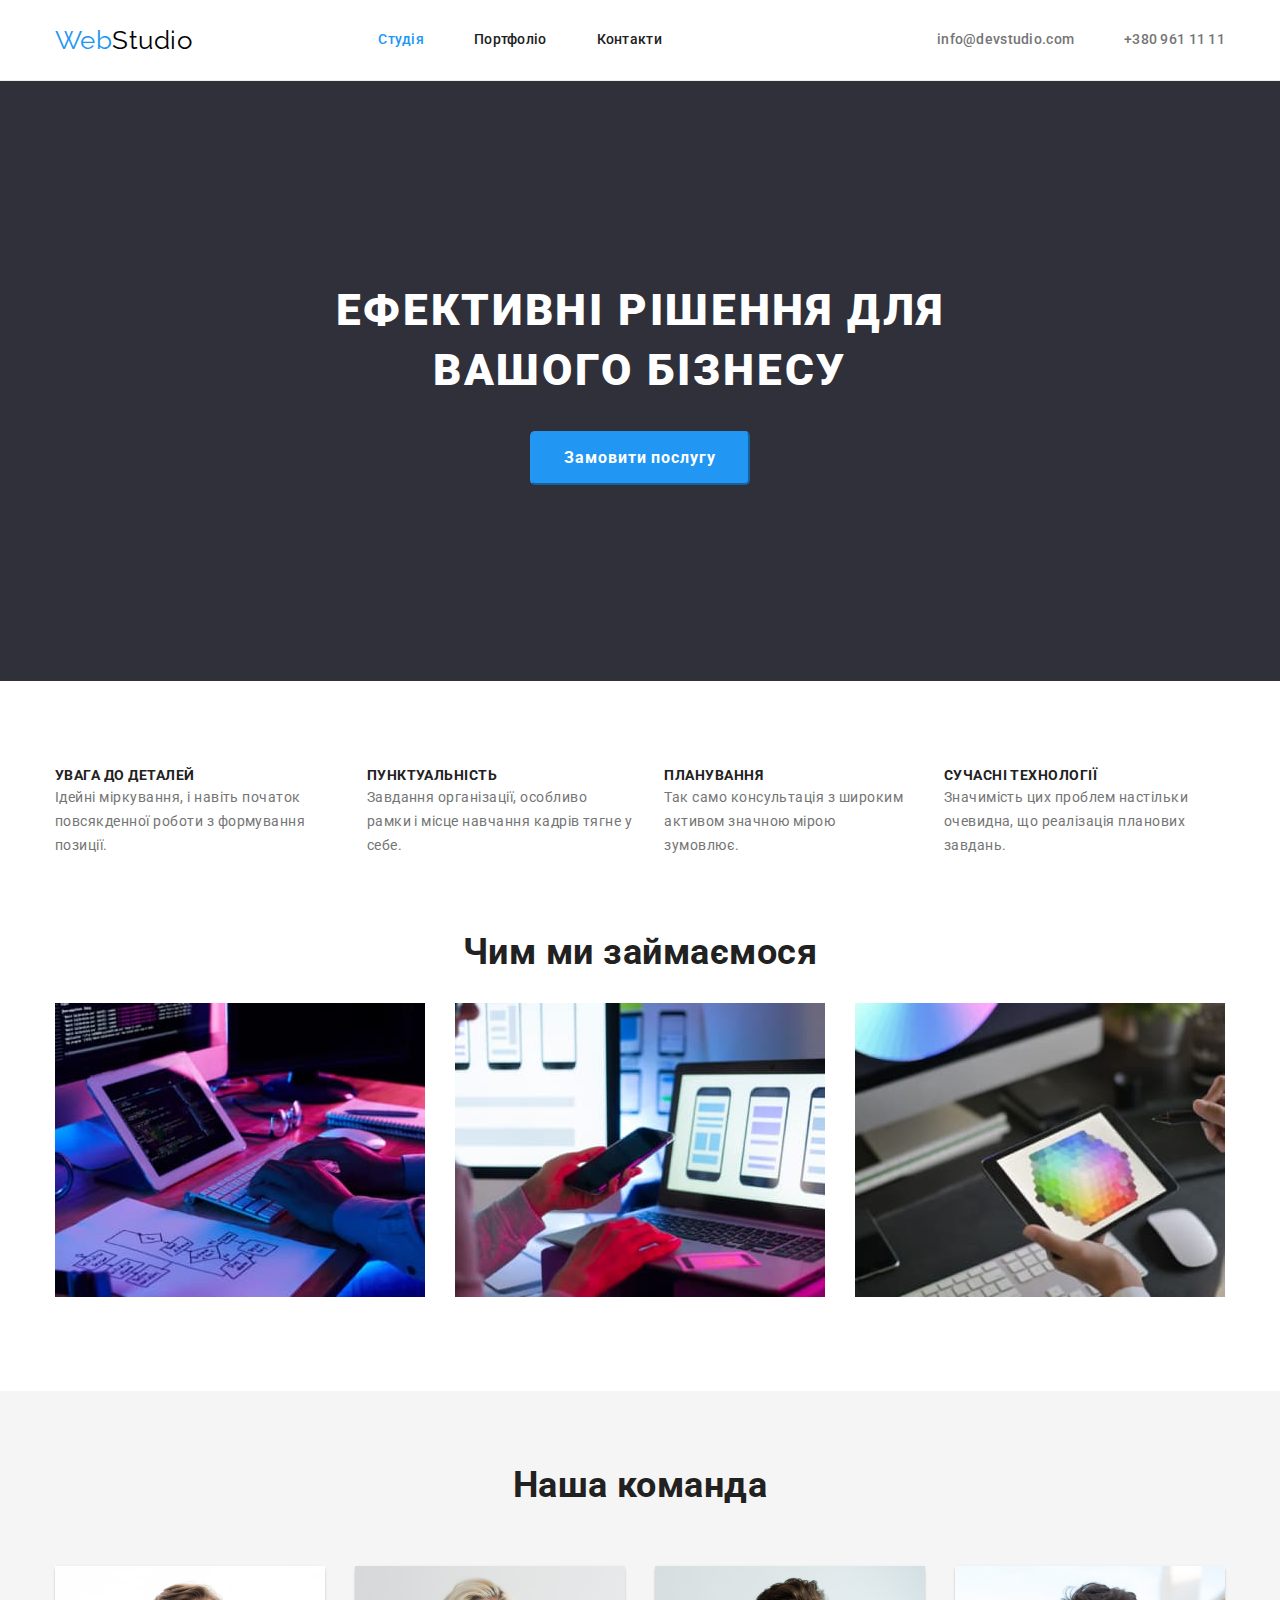
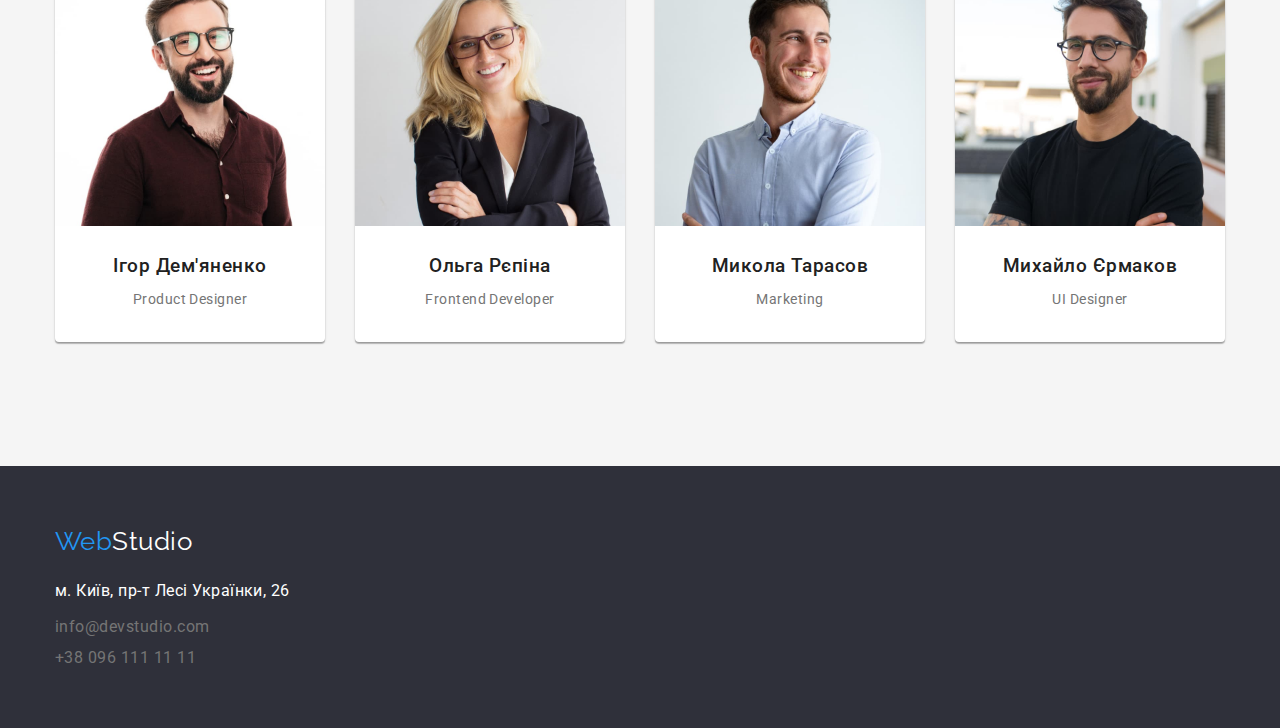
<file: index.html>
<!DOCTYPE html>
<html lang="uk">
  <head>
    <meta charset="UTF-8" />
    <meta http-equiv="X-UA-Compatible" content="IE=edge" />
    <meta name="viewport" content="width=device-width, initial-scale=1.0" />
    <title>Web Studio</title>
    <link
      href="https://fonts.googleapis.com/css2?family=Raleway:wght@700&family=Roboto:wght@400;500;700;900&display=swap"
      rel="stylesheet"
    />
    <link rel="stylesheet" href="https://cdnjs.cloudflare.com/ajax/libs/modern-normalize/1.1.0/modern-normalize.min.css">
    <link rel="stylesheet" href="./css/styles.css" />
  </head>
  <body>
      <header class="page-header">
    <div class="container nav">
        <nav class="nav-studio">
        <a href="" class="logo" lang="en"
          ><span class="logo-web">Web</span>Studio</a
        >
        <ul class="site-nav list">
          <li class="item active-page"><a href="" class="link active-page" aria-colspan="current-link">Студія</a></li>
          <li class="item"><a href="./portfolio.html" aria-colspan="link" class="link">Портфоліо</a></li>
          <li class="item"><a href="" class="link" aria-colspan="link">Контакти</a></li>
        </ul>
      </nav>
      <ul class="auth-nav">
        <li class="item"><a href="mailto:info@devstidio.com" class="link">info@devstudio.com</a></li>
        <li class="item"><a href="tel:+3809611111" class="link">+380 961 11 11</a></li>
      </ul>
    </div>
    </header>
    <main>
      
      <!-- ГЕРОЙ -->
      
      <section class="hero">
        <div class="container">
          <h1 class="hero-title">
          ЕФЕКТИВНІ РІШЕННЯ ДЛЯ <br />
          ВАШОГО БІЗНЕСУ
        </h1>
        <button type="button" class="btn-primary">Замовити послугу</button>
      </section>
      
      <!-- Професіональність-->
      
        <section class="section">
          <h2 class="second-title">Наша професіональність</h2>
          <div class="container features">
          <ul class="features-list">
          <li class="list">
            <h3 class="title title-features">УВАГА ДО ДЕТАЛЕЙ</h3>
            <p class="features-text">
              Ідейні міркування, і навіть початок повсякденної роботи з
              формування позиції.
            </p>
          </li>
          <li class="list">
            <h3 class="title title-features">ПУНКТУАЛЬНІСТЬ</h3>
            <p class="features-text">
              Завдання організації, особливо рамки і місце навчання кадрів тягне
              у себе.
            </p>
          </li>
          <li>
            <h3 class="title title-features">ПЛАНУВАННЯ</h3>
            <p class="features-text">Так само консультація з широким активом значною мірою зумовлює.</p>
          </li>
          <li>
            <h3 class="title title-features">СУЧАСНІ ТЕХНОЛОГІЇ</h3>
            <p class="features-text">Значимість цих проблем настільки очевидна, що реалізація планових
              завдань.</p>
          </li>
        </ul>
        </div>
        </section>
      
      <!-- Чим ми займаємось -->
      
      <section class="section our-work">
        <div class="we-doing container">
          <h2 class="section-title">Чим ми займаємося</h2>
        <ul class="we-doing-list">
          <li class="list item">
            <img class="link" src="./images/box1.jpg" alt="printing" width="370" />
          </li>
          <li class="list item">
            <img class="link" src="./images/box2.jpg" alt="computer" width="370" />
          </li>
          <li class="list item">
            <img class="link" src="./images/box3.jpg" alt="tablet" width="370" />
          </li>
        </ul>
        </div>
      </section>
      
      <!-- Наша Команда -->
      
      <section class="section our-team">
        <div class="container team">
          <h2 class="section-title2">Наша команда</h2>
        <ul class="workers">
          <li class="team-item">
            <img src="./images/photo1.jpg" alt="manigor" width="270" />
            <h3 class="name">Ігор Дем'яненко</h3>
            <p class="type-work">Product Designer</p>
          </li>
          <li class="team-item">
            <img src="./images/photo2.jpg" alt="womanolga" width="270" />
            <h3 class="name">Ольга Рєпіна</h3>
            <p class="type-work">Frontend Developer</p>
          </li>
          <li class="team-item">
            <img src="./images/photo3.jpg" alt="manmykola" width="270" />
            <h3 class="name">Микола Тарасов</h3>
            <p class="type-work">Marketing</p>
          </li>
          <li class="team-item">
            <img src="./images/photo4.jpg" alt="manmychailo" width="270" />
            <h3 class="name">Михайло Єрмаков</h3>
            <p class="type-work">UI Designer</p>
          </li>
        </ul>
        </div>
      </section>
    </main>
    
    <!-- Футер -->
    
    <footer class="footer">
      <div class="container">
        <a href="" class="logo" lang="en"
        ><span class="logo-web">Web</span> <span class="logo-web2">Studio</span> </a
      >
      <address class="address">
        <ul class="contact">
          <li class="address-town link">
            <a
              href="https://goo.gl/maps/zHa8k17sHKYZzzac8"
              target="_blank"
              rel="noopener noreferrer nofollow"
              >м. Київ, пр-т Лесі Українки, 26</a
            ><br />
          </li>
          <li class="address-mail link">
            <a  href="mailto:info@devstudio.com">info@devstudio.com</a> <br />
          </li>
          <li class="address-tel link"><a href="tel:+380961111111">+38 096 111 11 11</a></li>
        </ul>
      </address>
      </div>
    </footer>
  </body>
</html>
</file>
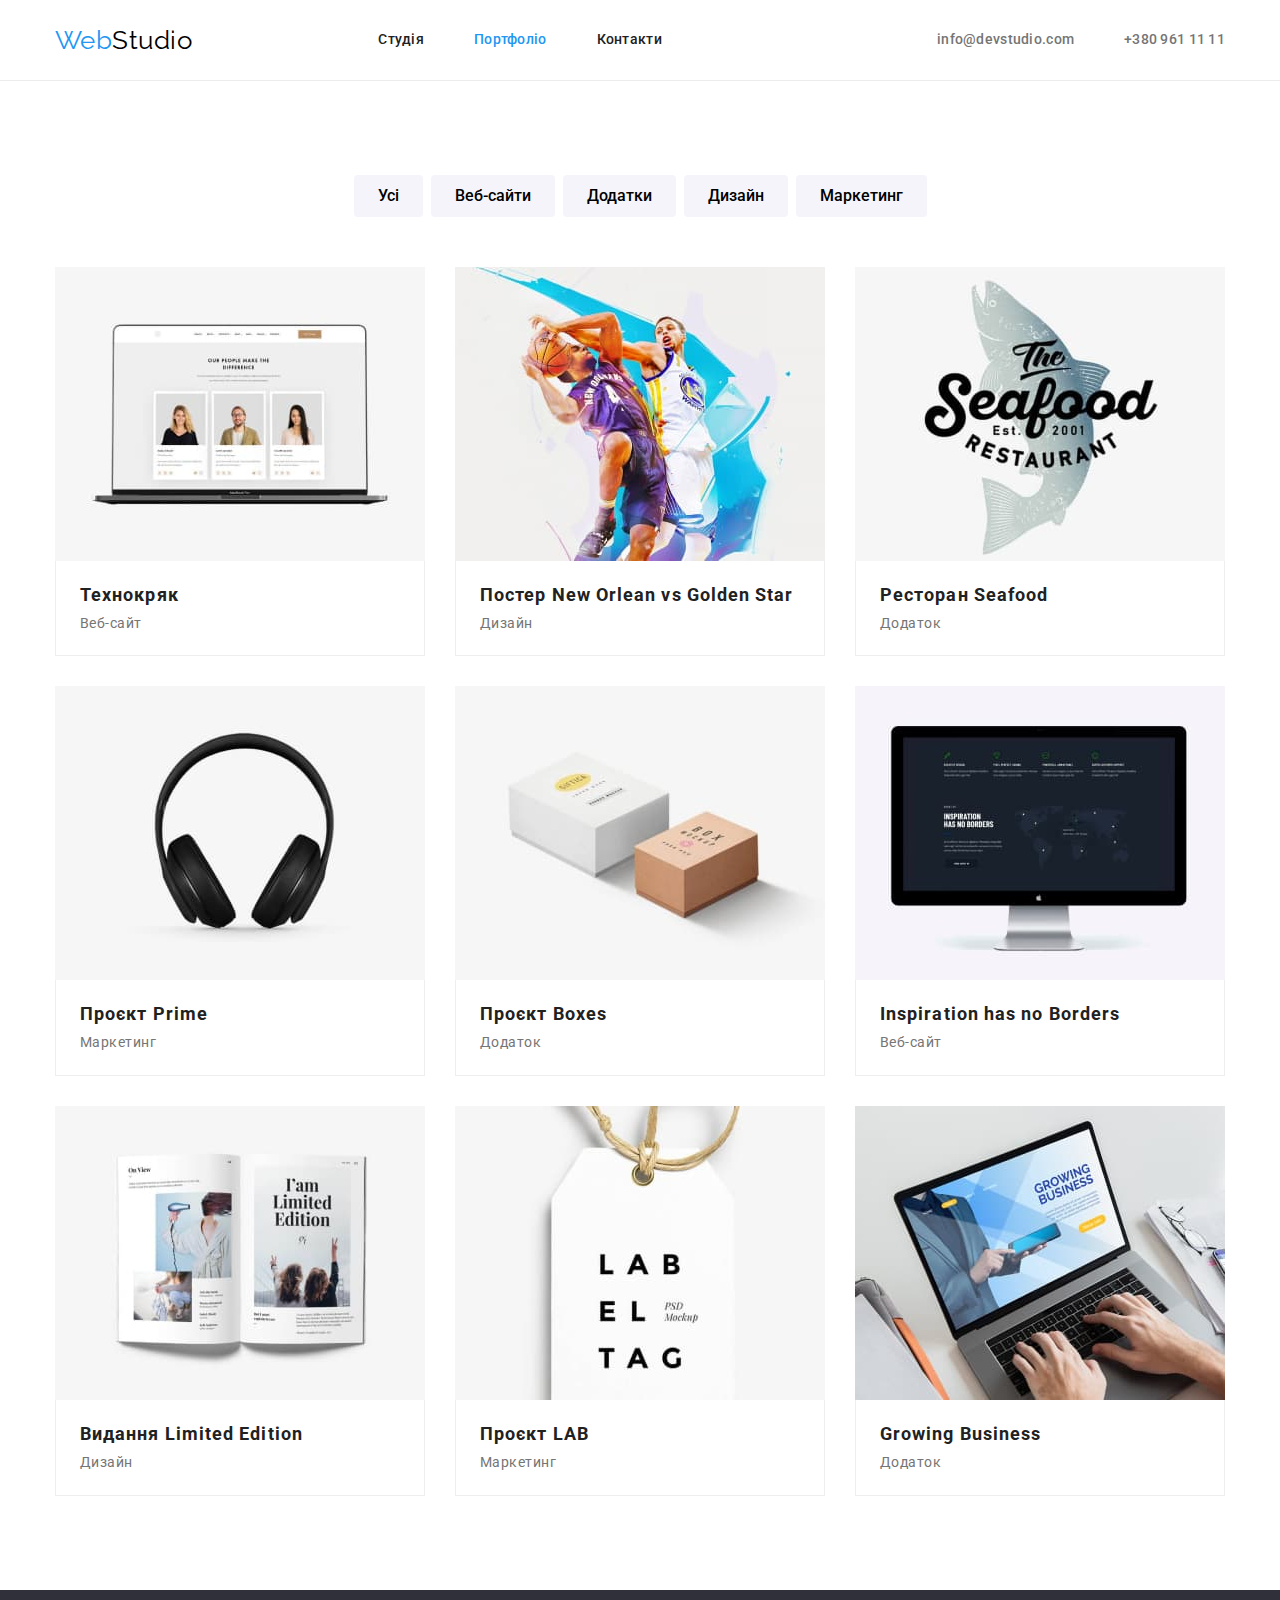
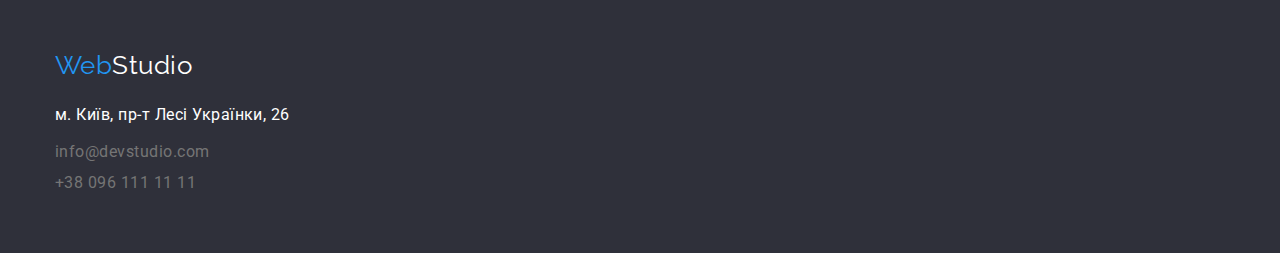
<file: portfolio.html>
<!DOCTYPE html>
<html lang="en">
  <head>
    <meta charset="UTF-8" />
    <meta http-equiv="X-UA-Compatible" content="IE=edge" />
    <meta name="viewport" content="width=device-width, initial-scale=1.0" />
    <title>Web Studio</title>
    <link
      href="https://fonts.googleapis.com/css2?family=Raleway:wght@700&family=Roboto:wght@400;500;700;900&display=swap"
      rel="stylesheet"
    />
    <link
      rel="stylesheet"
      href="https://cdnjs.cloudflare.com/ajax/libs/modern-normalize/1.1.0/modern-normalize.min.css"
    />
    <link rel="stylesheet" href="./css/styles.css" />
  </head>
  <body>
    <header class="page-header">
      <div class="container nav">
        <nav class="nav-studio">
          <a href="" class="logo" lang="en"
            ><span class="logo-web">Web</span>Studio</a
          >
          <ul class="site-nav list">
            <li class="item">
              <a href="./index.html" class="link" aria-colspan="current link"
                >Студія</a
              >
            </li>
            <li class="item">
              <a
                href="./portfolio.html"
                aria-colspan="current-link"
                class="link active-page"
                >Портфоліо</a
              >
            </li>
            <li class="item">
              <a href="" class="link" aria-colspan="link">Контакти</a>
            </li>
          </ul>
        </nav>
        <ul class="auth-nav">
          <li class="item">
            <a href="mailto:info@devstidio.com" class="link"
              >info@devstudio.com</a
            >
          </li>
          <li class="item">
            <a href="tel:+3809611111" class="link">+380 961 11 11</a>
          </li>
        </ul>
      </div>
    </header>
    <main>
      <section class="section portfolio">
        <div class="container main-portfolio">
          <h1 class="second-title">Online products</h1>
          <ul class="filter-menu">
            <li class="filter-list">
              <button type="button" class="btn-secondary">Усі</button>
            </li>
            <li class="filter-list">
              <button type="button" class="btn-secondary">Веб-сайти</button>
            </li>
            <li class="filter-list">
              <button type="button" class="btn-secondary">Додатки</button>
            </li>
            <li class="filter-list">
              <button type="button" class="btn-secondary">Дизайн</button>
            </li>
            <li class="filter-list">
              <button type="button" class="btn-secondary">Маркетинг</button>
            </li>
          </ul>
          <ul class="project-list">
            <li class="project-set">
              <a class="card" href="">
                <img
                  src="./images/website.jpg"
                  alt="website-tehnocrack"
                  width="370"
                />
                <div class="card-content">
                  <h2 class="project-card">Технокряк</h2>
                  <p class="project">Веб-сайт</p>
                </div>
              </a>
            </li>
            <li class="project-set">
              <a class="card" href="">
                <img
                  src="./images/poster-new-orlean.jpg"
                  alt="poster new orlean vs golden star"
                  width="370"
                />
                <div class="card-content">
                  <h2 class="project-card">Постер New Orlean vs Golden Star</h2>
                  <p class="project">Дизайн</p>
                </div>
              </a>
            </li>
            <li class="project-set">
              <a class="card" href="">
                <img
                  src="./images/restrant-sea-food.jpg"
                  alt="restrant sea food"
                  width="370"
                />
                <div class="card-content">
                  <h2 class="project-card">Ресторан Seafood</h2>
                  <p class="project">Додаток</p>
                </div>
              </a>
            </li>
            <li class="project-set">
              <a class="card" href="">
                <img src="./images/project-prime.jpg" alt=" project prime" />
                <div class="card-content">
                  <h2 class="project-card">Проєкт Prime</h2>
                  <p class="project">Маркетинг</p>
                </div>
              </a>
            </li>
            <li class="project-set">
              <a class="card" href="">
                <img
                  src="./images/project-boxes.jpg"
                  alt="project boxes"
                  width="370"
                />
                <div class="card-content">
                  <h2 class="project-card">Проєкт Boxes</h2>
                  <p class="project">Додаток</p>
                </div>
              </a>
            </li>
            <li class="project-set">
              <a class="card" href="">
                <img
                  src="./images/website-inspiration-no.jpg"
                  alt="website inspiration has no borders"
                />
                <div class="card-content">
                  <h2 class="project-card">Inspiration has no Borders</h2>
                  <p class="project">Веб-сайт</p>
                </div>
              </a>
            </li>
            <li class="project-set">
              <a class="card" href="">
                <img
                  src="./images/design-limited-edition.jpg"
                  alt="design limited edition"
                  width="370"
                />
                <div class="card-content">
                  <h2 class="project-card">Видання Limited Edition</h2>
                  <p class="project">Дизайн</p>
                </div>
              </a>
            </li>
            <li class="project-set">
              <a class="card" href="">
                <img
                  src="./images/project-lab.jpg"
                  alt="project lab"
                  width="370"
                />
                <div class="card-content">
                  <h2 class="project-card">Проєкт LAB</h2>
                  <p class="project">Маркетинг</p>
                </div>
              </a>
            </li>
            <li class="project-set">
              <a class="card" href="">
                <img
                  src="./images/growing-bisines.jpg"
                  alt="app growing bisines"
                  width="370"
                />
                <div class="card-content">
                  <h2 class="project-card">Growing Business</h2>
                  <p class="project">Додаток</p>
                </div>
              </a>
            </li>
          </ul>
        </div>
      </section>
    </main>
    <footer class="footer">
      <div class="container">
        <a href="" class="logo" lang="en"
          ><span class="logo-web">Web</span>
          <span class="logo-web2">Studio</span>
        </a>
        <address class="address">
          <ul class="contact">
            <li class="address-town link">
              <a
                href="https://goo.gl/maps/zHa8k17sHKYZzzac8"
                target="_blank"
                rel="noopener noreferrer nofollow"
                >м. Київ, пр-т Лесі Українки, 26</a
              ><br />
            </li>
            <li class="address-mail link">
              <a href="mailto:info@devstudio.com">info@devstudio.com</a> <br />
            </li>
            <li class="address-tel link">
              <a href="tel:+380961111111">+38 096 111 11 11</a>
            </li>
          </ul>
        </address>
      </div>
    </footer>
  </body>
</html>
</file>
<file: css/styles.css>
:root {
  --primary-text-color: #212121;
  --secondary-text-color: #000000;
  --title-text-color: #757575;
  --accent-text-color: #2196f3;
  --primary-bg-color: #ffffff;
  --button-bg-color: #f5f4fa;
}
/* Цвет основного текста #212121 */
/* вторичный цвет текста #757575 */
/* белый #FFFFFF */
/* цвет заголовка #2196F3, #000000 */
/* акцент #2196F3 */
html {
  box-sizing: border-box;
}
*,
*:: before,
*:: after {
  box-sizing: inherit;
}

body {
  color: var(--primary-text-color);
  background-color: var(--primary-bg-color);

  font-family: Roboto, sans-serif;
  letter-spacing: 0.03em;
}
.container {
  width: 1200px;
  padding-left: 15px;
  padding-right: 15px;
  margin-left: auto;
  margin-right: auto;
  /* outline: 2px solid skyblue; */
}
* {
  padding: 0;
}
h1,
h2,
h3,
h4,
h5,
h6,
p,
ul {
  margin-top: 0;
  margin-bottom: 0;
}
img {
  display: block;
}
ul {
  list-style: none;
}
.link {
  text-decoration: none;
  font-family: inherit;
}
header {
  display: block;
}
.page-header {
  align-items: center;
  margin-bottom: 0px;

  background-color: #ffffff;
  border-bottom-width: 1px;
  border-bottom-style: solid;
  border-bottom-color: #ececec;
}

.logo {
  color: var(--secondary-text-color);
  text-decoration: none;

  font-family: Raleway, sans-serif;
  font-size: 26px;
  line-height: 1.19;

  margin-right: 93px;
  display: flex;
}
.logo-web {
  color: var(--accent-text-color);
}

.nav {
  display: flex;
  align-items: center;
}
.nav-studio {
  display: flex;
  align-items: center;
}

.site-nav {
  display: flex;
  margin-left: 93px;
}
.active-page {
  color: #2196f3;
}
.site-nav a.active-page {
  color: #2196f3;
}
.site-nav a {
  color: var(--primary-text-color);
  text-decoration: none;

  font-weight: 500;
  font-size: 14px;
  line-height: 1.14;
  letter-spacing: 0.02em;
}
.site-nav .link:hover,
.site-nav .link:focus,
.auth-nav a:hover,
.auth-nav a:focus {
  color: var(--accent-text-color);
  background-color: transparent;
}

.site-nav .link,
.auth-nav .link {
  display: block;
}
.site-nav .link {
  display: block;
  padding-top: 32px;
  padding-bottom: 32px;
}
.site-nav .item + .item {
  margin-left: 50px;
}
.auth-nav {
  display: flex;
  margin-left: auto;
}
.auth-nav .item + .item {
  margin-left: 50px;
}
.auth-nav a {
  color: var(--title-text-color);
  text-decoration: none;

  font-family: "Roboto";
  font-weight: 500;
  font-size: 14px;
  line-height: 1.14;
  letter-spacing: 0.02em;
}

.address a {
  text-decoration: none;
}

/* Герой */

.hero {
  margin-top: 0;

  padding-bottom: 200px;
  padding-top: 200px;
  height: 600px;
  background-color: #2f303a;
  text-align: center;
}
.hero-title {
  color: var(--primary-bg-color);

  font-weight: 900;
  font-size: 44px;
  line-height: 1.36;
  letter-spacing: 0.06em;
}

/* Features */

.second-title {
  color: var(--primary-text-color);

  position: absolute;
  width: 1px;
  height: 1px;
  margin: -1px;
  border: 0;
  padding: 0;
  white-space: nowrap;
  clip-path: inset(100%);
  clip: rect(0 0 0 0);
  overflow: hidden;
}
.section {
  padding-top: 94px;
  padding-bottom: 94px;
}
.title-features {
  font-size: 14px;
  line-height: 1.14px;
  margin-bottom: 10px;
}
.features-list {
  display: flex;
  flex-wrap: nowrap;
  gap: 30px;
  padding-left: 0px;
}

/* We Doing */

.our-work {
  padding-top: 0px;
}
.we-doing-list {
  display: flex;
  flex-wrap: wrap;
  padding-left: 0px;
  justify-content: space-between;
  margin: 0;
}
.item {
  flex-direction: row;
  text-align: center;
}

/* Our Team */

.our-team {
  background-color: #f5f5f5;
}
.workers {
  display: flex;
  padding-left: 0px;
  justify-content: space-around;
  margin: 0px;
}
.workers > li {
  background-color: var(--primary-bg-color);
  border-radius: 4px;
  margin-left: 30px;
}
.section-title,
.section-title2 {
  font-size: 36px;
  line-height: 1.17px;

  text-align: center;
  margin-bottom: 50px;
}
.type-work {
  margin-top: 0px;
  margin-bottom: 30px;
}
.name {
  margin-top: 30px;
  margin-bottom: 10px;
}
li.team-item {
  border-radius: 0, 0, 4px, 4px;
  box-shadow: 0px 1px 3px rgba(0, 0, 0, 0.12), 0px 1px 1px rgba(0, 0, 0, 0.14),
    0px 2px 1px rgba(0, 0, 0, 0.2);
  padding: 0px;
  margin-left: 0px;
}

.team-item:not(:first-child) {
  padding: 0px;
  margin-left: 30px;
}
.team-item {
  margin-top: 30px;
  margin-bottom: 30px;
  text-align: center;
}
p {
  color: var(--title-text-color);

  font-size: 14px;
  line-height: 1.71;
}

.workers h3 {
  font-weight: 500;
}

/* Footer */

.contact a {
  font-style: normal;
}
.logo-web2 {
  color: var(--primary-bg-color);
}

.container.footer {
  padding-top: 60px;
  padding-bottom: 60px;
}
.btn {
  display: inline;
  margin-left: auto;
  margin-right: auto;
  justify-content: center;
  align-items: center;
}
.btn-primary {
  display: inline-block;
  color: var(--primary-bg-color);
  background-color: var(--accent-text-color);
  border-color: var(--accent-text-color);
  cursor: pointer;

  font-weight: 700;
  font-family: inherit;
  letter-spacing: 0.06em;

  margin-top: 30px;
  padding: 10px 32px;
  border-radius: 5px;
  line-height: 1.9;
  min-width: 216px;
}

.btn-secondary {
  font-weight: 500;
  font-size: 16px;
  line-height: 1.6;

  display: inline-block;
  color: var(--secondary-text-color);
  background-color: var(--button-bg-color);
  border-color: transparent;
  cursor: pointer;
  border-radius: 4px;

  padding: 6px 22px;
}
.btn-secondary:hover,
.btn-secondary:focus {
  color: var(--primary-bg-color);
  background-color: var(--accent-text-color);
  box-shadow: 0 10px 10px -5px rgba(0, 0, 0, 0.3);
}

.footer {
  padding-top: 60px;
  padding-bottom: 60px;

  background-color: #2f303a;
}

.address-town > a {
  color: var(--primary-bg-color);
}
.address-mail > a,
.address-tel > a {
  color: var(--title-text-color);
}
.address-town a:hover,
.address-town a:focus,
.address-mail a:hover,
.address-mail a:focus,
.address-tel a:hover,
.address-tel a:focus {
  color: var(--accent-text-color);
}
.address .address-town {
  margin-top: 20px;
}
.address .address-town,
.address .address-mail {
  display: block;

  color: var(--title-text-color);

  line-height: calc(24 / 14);
  letter-spacing: 0.03em;

  margin-bottom: 9px;
}

/* Portfolio */

.filter-menu {
  display: flex;
  justify-content: center;
  padding-bottom: 50px;
  margin: 0;
}
.filter-list + .filter-list {
  margin-left: 8px;
}
.main-portfolio {
  display: block;
}
.project-list {
  display: flex;
  flex-wrap: wrap;
  gap: 30px;
}
.card {
  text-decoration: none;
}
.project-card {
  color: var(--primary-text-color);
  font-size: 18px;
  line-height: 1.5;
  letter-spacing: 0.06em;

  padding-top: 20px;
  padding-left: 24px;
}
.project {
  margin-top: 4px;
  margin-left: 24px;
  margin-right: auto;
  margin-bottom: 20px;
}
.card-content {
  border-left: 1px solid #eeeeee;
  border-bottom: 1px solid #eeeeee;
  border-right: 1px solid #eeeeee;
}
</file>
